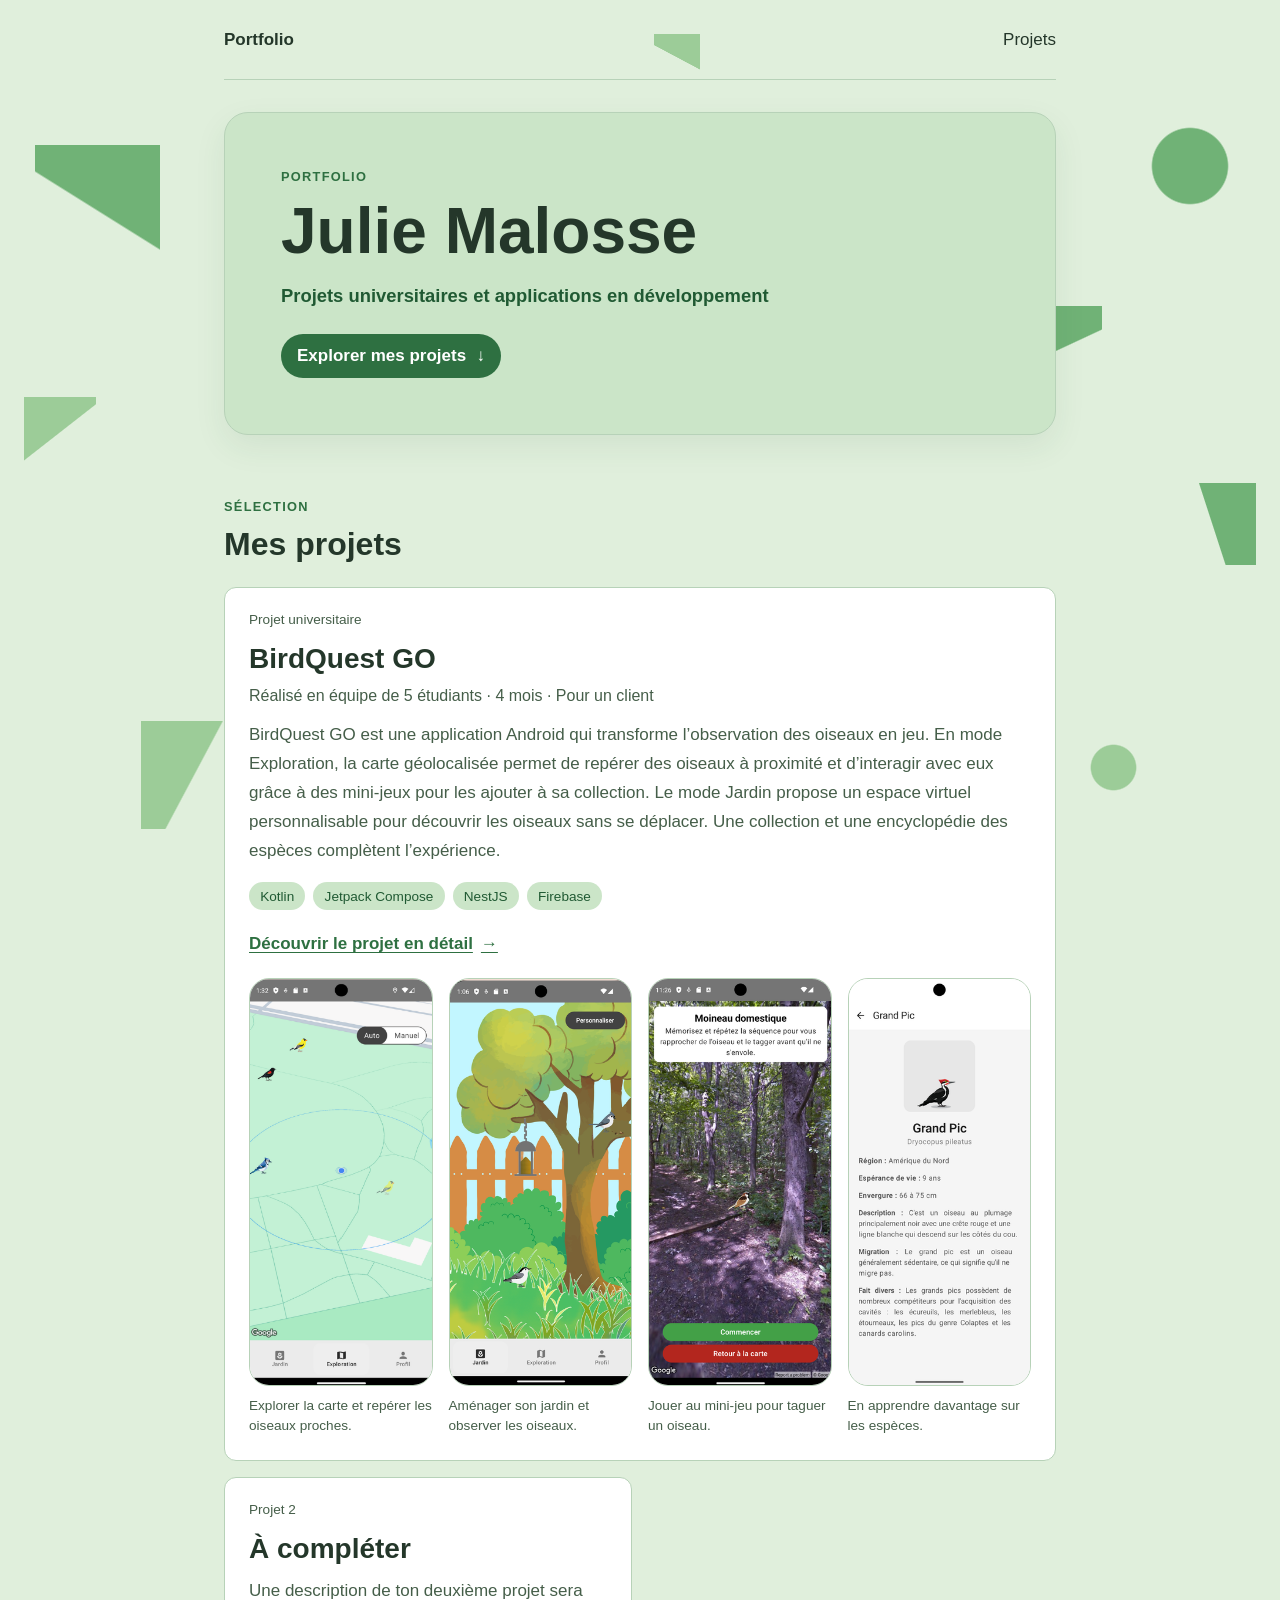
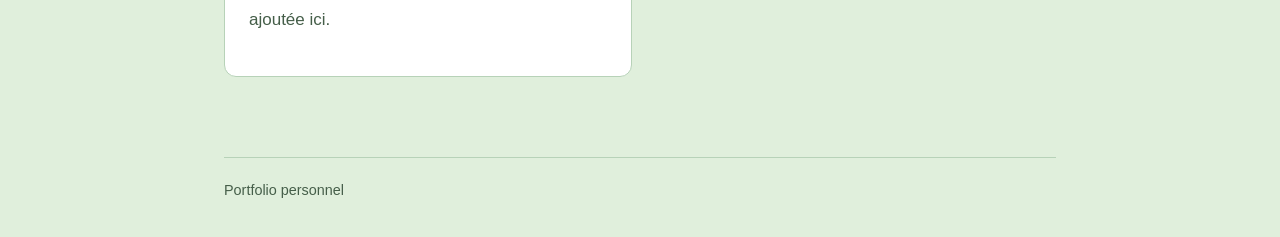
<file: index.html>
<!doctype html>
<html lang="fr">
  <head>
    <meta charset="utf-8">
    <meta name="viewport" content="width=device-width, initial-scale=1">
    <meta name="description" content="Portfolio de Julie Malosse : projets universitaires et applications en cours de développement.">
    <title>Portfolio | Julie Malosse</title>
    <link rel="stylesheet" href="styles.css">
  </head>
  <body>
    <header class="site-header">
      <a class="site-name" href="#accueil">Portfolio</a>
      <nav aria-label="Navigation principale">
        <a href="#projets">Projets</a>
      </nav>
    </header>

    <main>
      <section class="intro" id="accueil" aria-labelledby="intro-title">
        <p class="eyebrow">Portfolio</p>
        <h1 id="intro-title">Julie Malosse</h1>
        <p class="intro-focus">Projets universitaires et applications en développement</p>
        <a class="intro-link" href="#projets">Explorer mes projets <span aria-hidden="true">↓</span></a>
      </section>

      <section class="projects" id="projets" aria-labelledby="projects-title">
        <p class="eyebrow">Sélection</p>
        <h2 id="projects-title">Mes projets</h2>
        <div class="project-list">
          <article class="project-card project-card--featured" aria-labelledby="birdquest-title">
            <p class="project-status">Projet universitaire</p>
            <h3 id="birdquest-title">BirdQuest GO</h3>
            <p class="project-meta">Réalisé en équipe de 5 étudiants · 4 mois · Pour un client</p>
            <p class="project-description">
              BirdQuest GO est une application Android qui transforme l’observation des oiseaux en jeu.
              En mode Exploration, la carte géolocalisée permet de repérer des oiseaux à proximité et
              d’interagir avec eux grâce à des mini-jeux pour les ajouter à sa collection. Le mode Jardin
              propose un espace virtuel personnalisable pour découvrir les oiseaux sans se déplacer.
              Une collection et une encyclopédie des espèces complètent l’expérience.
            </p>
            <ul class="project-tech" aria-label="Technologies utilisées">
              <li>Kotlin</li>
              <li>Jetpack Compose</li>
              <li>NestJS</li>
              <li>Firebase</li>
            </ul>
            <a class="project-link" href="projets/birdquest-go.html">Découvrir le projet en détail <span aria-hidden="true">→</span></a>
            <div class="project-gallery" aria-label="Captures d’écran de BirdQuest GO">
              <figure>
                <img src="images/BirdQuestGO/Map.png" alt="Carte de BirdQuest GO avec la position du joueur et des oiseaux à proximité" loading="lazy">
                <figcaption>Explorer la carte et repérer les oiseaux proches.</figcaption>
              </figure>
              <figure>
                <img src="images/BirdQuestGO/Jardin.png" alt="Jardin virtuel personnalisable où des oiseaux peuvent se poser" loading="lazy">
                <figcaption>Aménager son jardin et observer les oiseaux.</figcaption>
              </figure>
              <figure>
                <video autoplay muted loop playsinline preload="metadata" poster="images/BirdQuestGO/Start_minigame.png" aria-label="Vidéo du mini-jeu pour taguer un oiseau dans BirdQuest GO">
                  <source src="images/BirdQuestGO/Capture.mp4" type="video/mp4">
                  Votre navigateur ne prend pas en charge la lecture de cette vidéo.
                </video>
                <figcaption>Jouer au mini-jeu pour taguer un oiseau.</figcaption>
              </figure>
              <figure>
                <img src="images/BirdQuestGO/Page_espece.png" alt="Fiche encyclopédique du Grand Pic avec des informations sur l’espèce" loading="lazy">
                <figcaption>En apprendre davantage sur les espèces.</figcaption>
              </figure>
            </div>
          </article>
          <article class="project-card">
            <p class="project-status">Projet 2</p>
            <h3>À compléter</h3>
            <p>Une description de ton deuxième projet sera ajoutée ici.</p>
          </article>
        </div>
      </section>
    </main>

    <footer class="site-footer">
      <p>Portfolio personnel</p>
    </footer>
  </body>
</html>
</file>
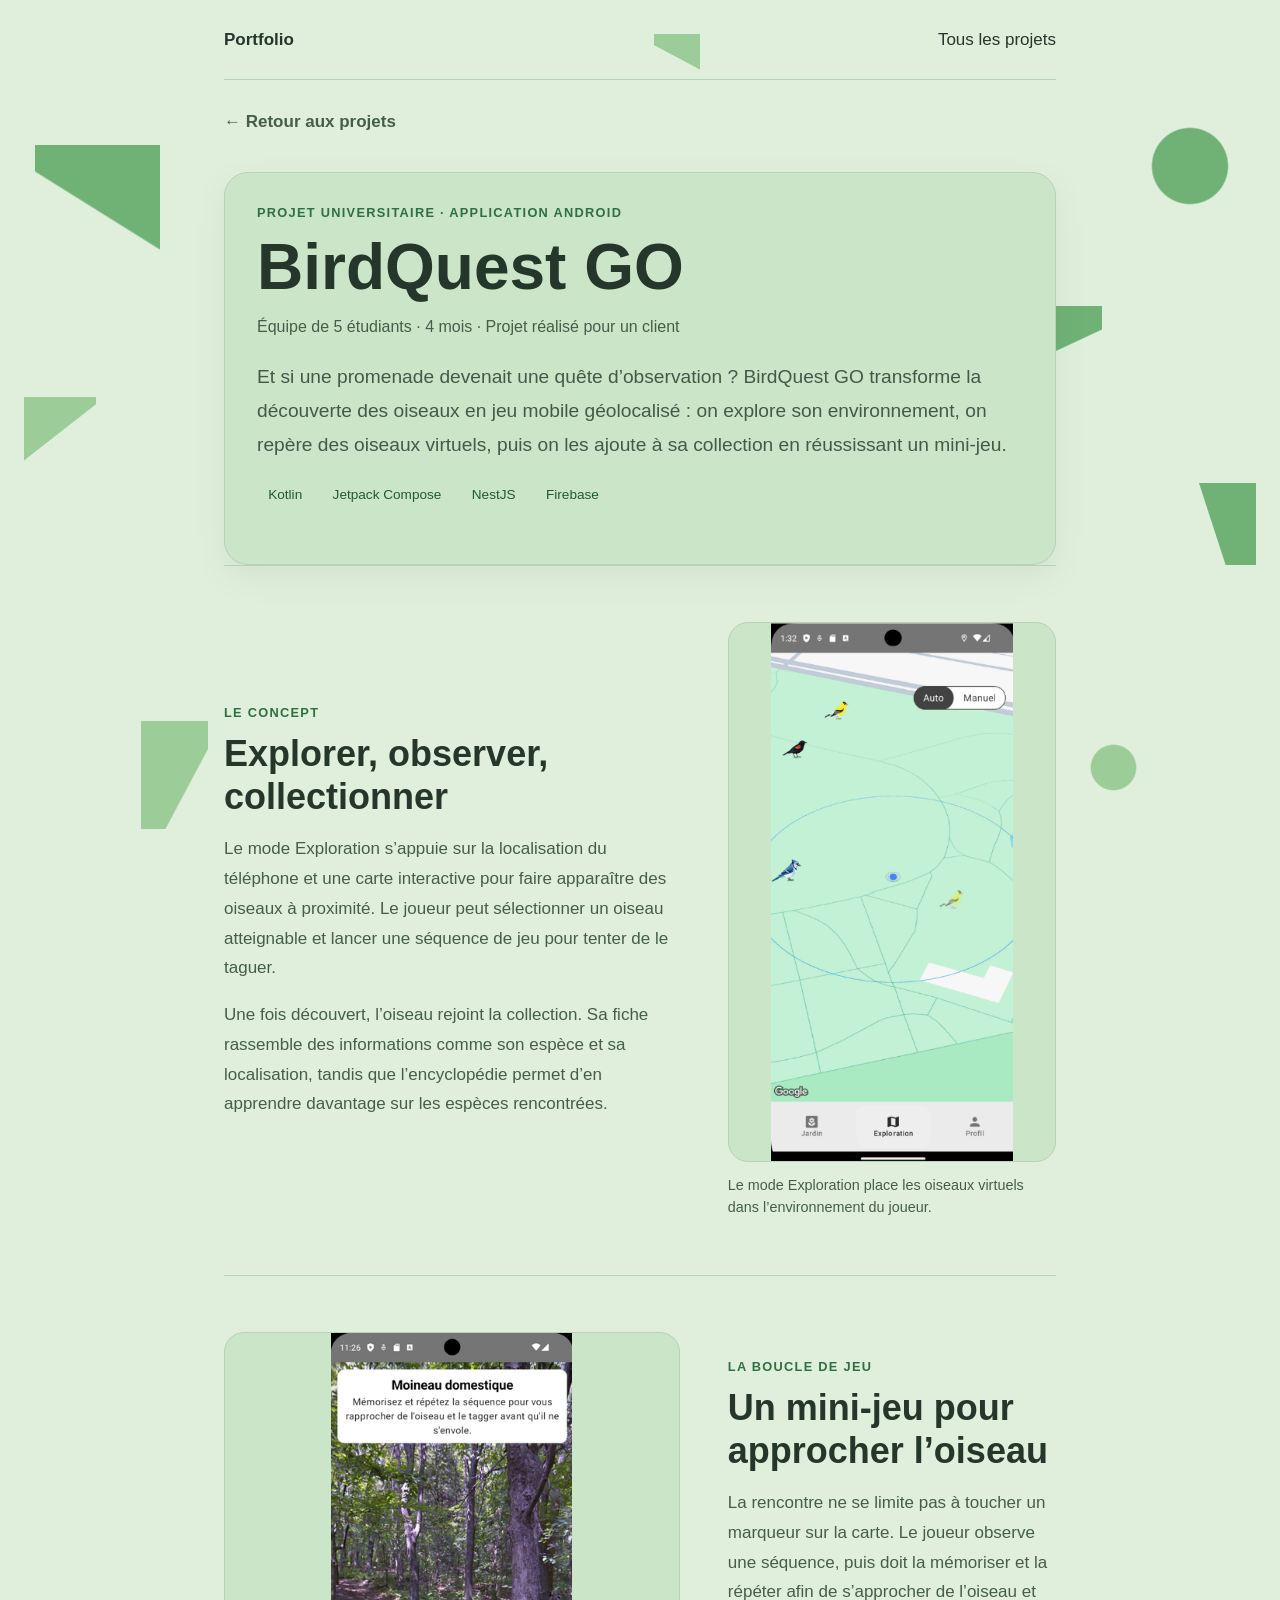
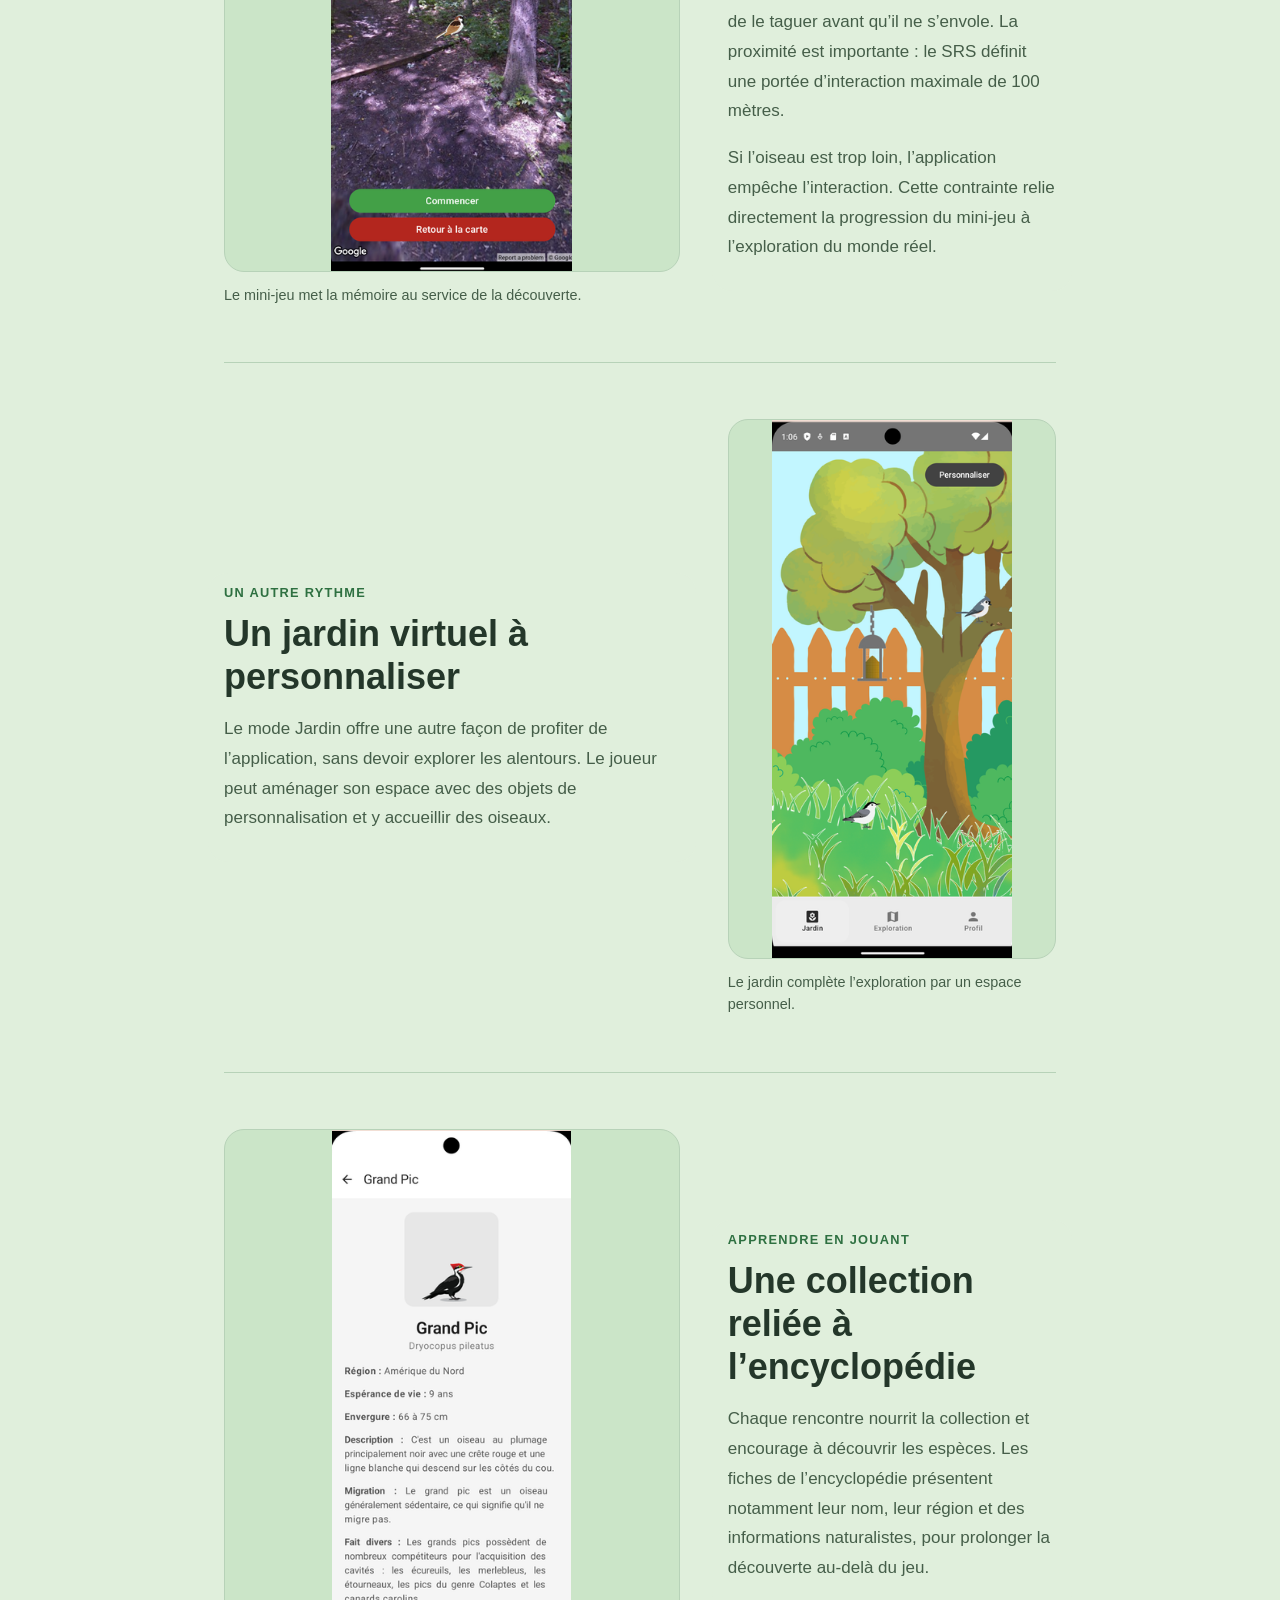
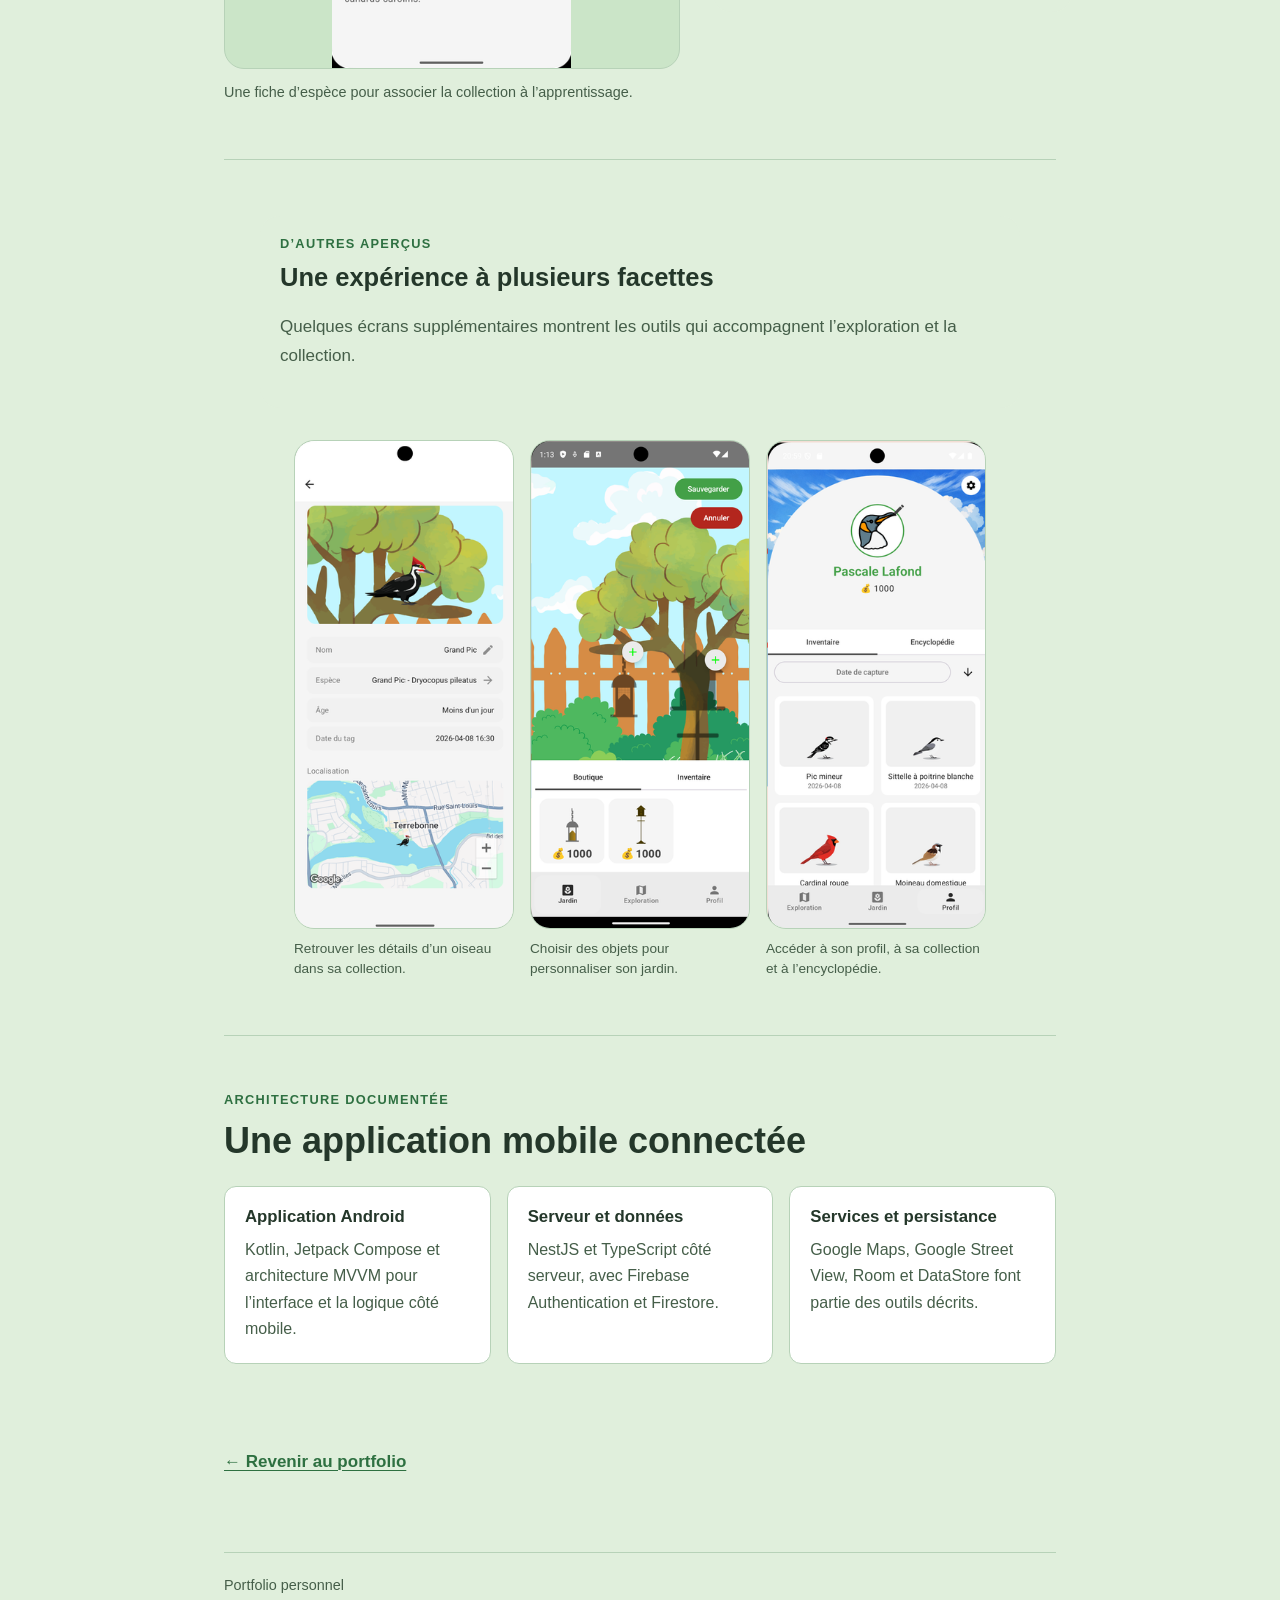
<file: projets/birdquest-go.html>
<!doctype html>
<html lang="fr">
  <head>
    <meta charset="utf-8">
    <meta name="viewport" content="width=device-width, initial-scale=1">
    <meta name="description" content="Présentation détaillée de BirdQuest GO, une application Android de découverte ludique des oiseaux.">
    <title>BirdQuest GO | Portfolio</title>
    <link rel="stylesheet" href="../styles.css">
  </head>
  <body>
    <header class="site-header">
      <a class="site-name" href="../index.html#accueil">Portfolio</a>
      <nav aria-label="Navigation principale">
        <a href="../index.html#projets">Tous les projets</a>
      </nav>
    </header>

    <main class="project-detail">
      <a class="back-link" href="../index.html#projets">← Retour aux projets</a>

      <section class="project-detail-hero" aria-labelledby="project-title">
        <p class="eyebrow">Projet universitaire · Application Android</p>
        <h1 id="project-title">BirdQuest GO</h1>
        <p class="project-meta">Équipe de 5 étudiants · 4 mois · Projet réalisé pour un client</p>
        <p class="project-lead">
          Et si une promenade devenait une quête d’observation ? BirdQuest GO transforme la découverte
          des oiseaux en jeu mobile géolocalisé : on explore son environnement, on repère des oiseaux
          virtuels, puis on les ajoute à sa collection en réussissant un mini-jeu.
        </p>
        <ul class="project-tech" aria-label="Technologies principales">
          <li>Kotlin</li>
          <li>Jetpack Compose</li>
          <li>NestJS</li>
          <li>Firebase</li>
        </ul>
      </section>

      <section class="detail-section" aria-labelledby="concept-title">
        <div class="detail-copy">
          <p class="eyebrow">Le concept</p>
          <h2 id="concept-title">Explorer, observer, collectionner</h2>
          <p>
            Le mode Exploration s’appuie sur la localisation du téléphone et une carte interactive
            pour faire apparaître des oiseaux à proximité. Le joueur peut sélectionner un oiseau
            atteignable et lancer une séquence de jeu pour tenter de le taguer.
          </p>
          <p>
            Une fois découvert, l’oiseau rejoint la collection. Sa fiche rassemble des informations
            comme son espèce et sa localisation, tandis que l’encyclopédie permet d’en apprendre
            davantage sur les espèces rencontrées.
          </p>
        </div>
        <figure class="detail-image">
          <img src="../images/BirdQuestGO/Map.png" alt="Carte de BirdQuest GO montrant la position du joueur, plusieurs oiseaux et le rayon d’exploration" loading="lazy">
          <figcaption>Le mode Exploration place les oiseaux virtuels dans l’environnement du joueur.</figcaption>
        </figure>
      </section>

      <section class="detail-section detail-section--reverse" aria-labelledby="gameplay-title">
        <div class="detail-copy">
          <p class="eyebrow">La boucle de jeu</p>
          <h2 id="gameplay-title">Un mini-jeu pour approcher l’oiseau</h2>
          <p>
            La rencontre ne se limite pas à toucher un marqueur sur la carte. Le joueur observe une
            séquence, puis doit la mémoriser et la répéter afin de s’approcher de l’oiseau et de le
            taguer avant qu’il ne s’envole. La proximité est importante : le SRS définit une portée
            d’interaction maximale de 100 mètres.
          </p>
          <p>
            Si l’oiseau est trop loin, l’application empêche l’interaction. Cette contrainte relie
            directement la progression du mini-jeu à l’exploration du monde réel.
          </p>
        </div>
        <figure class="detail-image">
          <video autoplay muted loop playsinline preload="metadata" poster="../images/BirdQuestGO/Start_minigame.png" aria-label="Vidéo du mini-jeu de BirdQuest GO utilisé pour taguer un oiseau">
            <source src="../images/BirdQuestGO/Capture.mp4" type="video/mp4">
            Votre navigateur ne prend pas en charge la lecture de cette vidéo.
          </video>
          <figcaption>Le mini-jeu met la mémoire au service de la découverte.</figcaption>
        </figure>
      </section>

      <section class="detail-section" aria-labelledby="garden-title">
        <div class="detail-copy">
          <p class="eyebrow">Un autre rythme</p>
          <h2 id="garden-title">Un jardin virtuel à personnaliser</h2>
          <p>
            Le mode Jardin offre une autre façon de profiter de l’application, sans devoir explorer
            les alentours. Le joueur peut aménager son espace avec des objets de personnalisation
            et y accueillir des oiseaux.
          </p>
        </div>
        <figure class="detail-image">
          <img src="../images/BirdQuestGO/Jardin.png" alt="Jardin virtuel de BirdQuest GO avec des oiseaux, un arbre et des éléments décoratifs" loading="lazy">
          <figcaption>Le jardin complète l’exploration par un espace personnel.</figcaption>
        </figure>
      </section>

      <section class="detail-section detail-section--reverse" aria-labelledby="species-title">
        <div class="detail-copy">
          <p class="eyebrow">Apprendre en jouant</p>
          <h2 id="species-title">Une collection reliée à l’encyclopédie</h2>
          <p>
            Chaque rencontre nourrit la collection et encourage à découvrir les espèces. Les fiches
            de l’encyclopédie présentent notamment leur nom, leur région et des informations
            naturalistes, pour prolonger la découverte au-delà du jeu.
          </p>
        </div>
        <figure class="detail-image">
          <img src="../images/BirdQuestGO/Page_espece.png" alt="Fiche encyclopédique du Grand Pic présentant son nom scientifique et des informations sur l’espèce" loading="lazy">
          <figcaption>Une fiche d’espèce pour associer la collection à l’apprentissage.</figcaption>
        </figure>
      </section>

      <section class="detail-section detail-section--gallery" aria-labelledby="more-screens-title">
        <div class="detail-gallery-intro">
          <p class="eyebrow">D’autres aperçus</p>
          <h2 id="more-screens-title">Une expérience à plusieurs facettes</h2>
          <p class="stack-intro">
            Quelques écrans supplémentaires montrent les outils qui accompagnent l’exploration et la collection.
          </p>
        </div>
        <div class="project-gallery project-gallery--centered">
          <figure>
            <img src="../images/BirdQuestGO/Page_oiseau.png" alt="Fiche d’un oiseau collecté avec son espèce, sa date de capture et sa localisation" loading="lazy">
            <figcaption>Retrouver les détails d’un oiseau dans sa collection.</figcaption>
          </figure>
          <figure>
            <img src="../images/BirdQuestGO/Jardin_shop.png" alt="Boutique du jardin pour choisir des éléments de personnalisation" loading="lazy">
            <figcaption>Choisir des objets pour personnaliser son jardin.</figcaption>
          </figure>
          <figure>
            <img src="../images/BirdQuestGO/Profil.png" alt="Profil BirdQuest GO présentant l’avatar, la collection d’oiseaux et l’encyclopédie" loading="lazy">
            <figcaption>Accéder à son profil, à sa collection et à l’encyclopédie.</figcaption>
          </figure>
        </div>
      </section>

      <section class="detail-section detail-section--stack" aria-labelledby="stack-title">
        <p class="eyebrow">Architecture documentée</p>
        <h2 id="stack-title">Une application mobile connectée</h2>
        <div class="stack-grid">
          <article class="stack-card">
            <h3>Application Android</h3>
            <p>Kotlin, Jetpack Compose et architecture MVVM pour l’interface et la logique côté mobile.</p>
          </article>
          <article class="stack-card">
            <h3>Serveur et données</h3>
            <p>NestJS et TypeScript côté serveur, avec Firebase Authentication et Firestore.</p>
          </article>
          <article class="stack-card">
            <h3>Services et persistance</h3>
            <p>Google Maps, Google Street View, Room et DataStore font partie des outils décrits.</p>
          </article>
        </div>
      </section>

      <a class="project-link project-link--back" href="../index.html#projets">← Revenir au portfolio</a>
    </main>

    <footer class="site-footer">
      <p>Portfolio personnel</p>
    </footer>
  </body>
</html>
</file>
<file: styles.css>
:root {
  --color-ink: #24372a;
  --color-muted: #455e49;
  --color-border: #b7d2b8;
  --color-page: #e0efdc;
  --color-shape: #9ccc98;
  --color-shape-strong: #70b276;
  --color-surface: #ffffff;
  --color-surface-soft: #cbe5c8;
  --color-accent: #2e7041;
  --color-accent-strong: #205a33;
  color-scheme: light;
  font-family: Arial, sans-serif;
  color: var(--color-ink);
  background-color: var(--color-page);
  background-image:
    linear-gradient(32deg, transparent 48%, var(--color-shape-strong) 49% 100%),
    radial-gradient(circle, var(--color-shape-strong) 0 48%, transparent 50%),
    linear-gradient(142deg, var(--color-shape) 0 49%, transparent 50%),
    linear-gradient(72deg, transparent 47%, var(--color-shape-strong) 48% 100%),
    linear-gradient(118deg, var(--color-shape) 0 49%, transparent 50%),
    radial-gradient(circle, var(--color-shape) 0 48%, transparent 51%),
    linear-gradient(28deg, transparent 49%, var(--color-shape) 50% 100%),
    linear-gradient(155deg, var(--color-shape-strong) 0 48%, transparent 49%),
    linear-gradient(62deg, transparent 49%, var(--color-shape) 50% 100%);
  background-position: 3% 145px, 97% 14%, 2% 48%, 98% 59%, 12% 91%, 89% 88%, 53% 4%, 85% 38%, 48% 97%;
  background-repeat: no-repeat;
  background-size: 125px 125px, 110px 110px, 72px 72px, 82px 82px, 108px 108px, 65px 65px, 46px 46px, 96px 96px, 54px 54px;
  background-attachment: fixed;
  font-synthesis: none;
  text-rendering: optimizeLegibility;
  -webkit-font-smoothing: antialiased;
  -moz-osx-font-smoothing: grayscale;
}

* {
  box-sizing: border-box;
}

body {
  min-width: 320px;
  max-width: 960px;
  margin: 0 auto;
  padding: 0 clamp(1.5rem, 6vw, 4rem);
  font-size: 1.0625rem;
}

a {
  color: inherit;
}

.site-header {
  display: flex;
  align-items: center;
  justify-content: space-between;
  min-height: 5rem;
  border-bottom: 1px solid var(--color-border);
}

.site-name {
  font-weight: 700;
  text-decoration: none;
}

.site-header nav a {
  text-decoration: none;
}

.intro {
  margin: 2rem 0 3rem;
  padding: clamp(2rem, 6vw, 3.5rem);
  border: 1px solid var(--color-border);
  border-radius: 1.5rem;
  background: var(--color-surface-soft);
  box-shadow: 0 12px 32px rgb(35 93 54 / 8%);
}

.intro-focus {
  margin-bottom: 0.75rem;
  color: var(--color-accent-strong);
  font-size: 1.15rem;
  font-weight: 700;
  line-height: 1.5;
}

.intro-link {
  display: inline-flex;
  align-items: center;
  gap: 0.65rem;
  margin-top: 0.75rem;
  padding: 0.75rem 1rem;
  border-radius: 999px;
  background: var(--color-accent);
  color: #fff;
  font-weight: 700;
  text-decoration: none;
  transition: background-color 150ms ease, transform 150ms ease;
}

.intro-link:hover {
  transform: translateY(-2px);
  background: var(--color-accent-strong);
}

.intro-link:focus-visible {
  outline: 3px solid var(--color-shape-strong);
  outline-offset: 3px;
}

.eyebrow {
  margin: 0 0 0.75rem;
  color: var(--color-accent);
  font-size: 0.8rem;
  font-weight: 700;
  letter-spacing: 0.1em;
  text-transform: uppercase;
}

h1,
h2,
h3,
p {
  margin-top: 0;
}

h1 {
  margin-bottom: 1rem;
  font-size: clamp(2.25rem, 7vw, 4rem);
  line-height: 1.1;
}

.intro > p:last-child,
.project-card p:last-child {
  color: var(--color-muted);
  line-height: 1.7;
}

.projects {
  padding: 1rem 0 5rem;
}

.projects h2 {
  margin-bottom: 1.5rem;
  font-size: 2rem;
}

.project-list {
  display: grid;
  grid-template-columns: repeat(2, minmax(0, 1fr));
  gap: 1rem;
}

.project-card {
  min-height: 180px;
  padding: 1.5rem;
  border: 1px solid var(--color-border);
  border-radius: 0.75rem;
  background: var(--color-surface);
}

.project-card--featured {
  grid-column: 1 / -1;
}

.project-status {
  margin-bottom: 1rem;
  color: var(--color-muted);
  font-size: 0.85rem;
}

.project-card h3 {
  margin-bottom: 0.75rem;
  font-size: 1.75rem;
}

.project-link {
  display: inline-flex;
  align-items: center;
  gap: 0.5rem;
  margin-bottom: 1.5rem;
  color: var(--color-accent);
  font-weight: 700;
  text-decoration-thickness: 1px;
  text-underline-offset: 0.2em;
}

.project-link:hover {
  color: var(--color-accent-strong);
}

.project-meta {
  margin-bottom: 1rem;
  color: var(--color-muted);
  font-size: 1rem;
}

.project-description {
  color: var(--color-muted);
  line-height: 1.7;
}

.project-tech {
  display: flex;
  flex-wrap: wrap;
  gap: 0.5rem;
  margin: 0 0 1.5rem;
  padding: 0;
  list-style: none;
}

.project-tech li {
  padding: 0.4rem 0.7rem;
  border-radius: 999px;
  background: var(--color-surface-soft);
  color: var(--color-accent-strong);
  font-size: 0.85rem;
}

.project-gallery {
  display: grid;
  grid-template-columns: repeat(4, minmax(0, 1fr));
  gap: 1rem;
}

.project-gallery figure {
  min-width: 0;
  margin: 0;
}

.project-gallery--centered {
  grid-template-columns: repeat(3, minmax(0, 220px));
  justify-content: center;
}

.project-gallery img {
  display: block;
  width: 100%;
  aspect-ratio: 9 / 20;
  border: 1px solid var(--color-border);
  border-radius: 1.25rem;
  background: var(--color-surface-soft);
  object-fit: cover;
}

.project-gallery video {
  display: block;
  width: 100%;
  aspect-ratio: 9 / 20;
  border: 1px solid var(--color-border);
  border-radius: 1.25rem;
  background: var(--color-ink);
  object-fit: cover;
}

.project-gallery figcaption {
  padding-top: 0.6rem;
  color: var(--color-muted);
  font-size: 0.85rem;
  line-height: 1.5;
}

.project-detail {
  padding: 2rem 0 5rem;
}

.back-link {
  display: inline-block;
  margin-bottom: 2.5rem;
  color: var(--color-muted);
  font-weight: 700;
  text-decoration: none;
}

.back-link:hover {
  color: var(--color-ink);
}

.project-detail-hero {
  padding: 2rem;
  border: 1px solid var(--color-border);
  border-radius: 1.5rem;
  background: var(--color-surface-soft);
  box-shadow: 0 12px 32px rgb(35 93 54 / 8%);
}

.project-detail-hero h1 {
  margin-bottom: 1rem;
}

.project-detail-hero .project-meta {
  margin-bottom: 1.5rem;
}

.project-lead {
  color: #43594a;
  font-size: 1.2rem;
  line-height: 1.75;
}

.detail-section {
  display: grid;
  grid-template-columns: minmax(0, 1fr) minmax(220px, 0.72fr);
  align-items: center;
  gap: 3rem;
  padding: 3.5rem 0;
  border-top: 1px solid var(--color-border);
}

.detail-section--reverse .detail-copy {
  order: 2;
}

.detail-section--reverse .detail-image {
  order: 1;
}

.detail-copy h2,
.detail-section--stack h2 {
  margin-bottom: 1rem;
  font-size: clamp(1.65rem, 4vw, 2.25rem);
  line-height: 1.2;
}

.detail-copy {
  position: relative;
  isolation: isolate;
}

.detail-copy::before {
  position: absolute;
  z-index: -1;
  inset: -0.75rem -1rem;
  border-radius: 1.25rem;
  background: var(--color-page);
  content: "";
}

.detail-copy p:not(.eyebrow) {
  color: var(--color-muted);
  line-height: 1.75;
}

.detail-image {
  margin: 0;
}

.detail-image img {
  display: block;
  width: 100%;
  max-height: 540px;
  aspect-ratio: 9 / 20;
  border: 1px solid var(--color-border);
  border-radius: 1.25rem;
  background: var(--color-surface-soft);
  object-fit: contain;
}

.detail-image video {
  display: block;
  width: 100%;
  max-height: 540px;
  aspect-ratio: 9 / 20;
  border: 1px solid var(--color-border);
  border-radius: 1.25rem;
  background: var(--color-surface-soft);
  object-fit: contain;
}

.detail-image figcaption {
  padding-top: 0.75rem;
  color: var(--color-muted);
  font-size: 0.9rem;
  line-height: 1.55;
}

.detail-section--stack {
  display: block;
}

.detail-section--gallery {
  display: block;
}

.detail-gallery-intro {
  max-width: 760px;
  margin: 0 auto 2rem;
  padding: 1.25rem;
  border-radius: 1.25rem;
  background: var(--color-page);
}

.stack-intro {
  color: var(--color-muted);
  line-height: 1.7;
}

.stack-grid {
  display: grid;
  grid-template-columns: repeat(3, minmax(0, 1fr));
  gap: 1rem;
  margin-top: 1.5rem;
}

.stack-card {
  padding: 1.25rem;
  border: 1px solid var(--color-border);
  border-radius: 0.75rem;
  background: var(--color-surface);
}

.stack-card h3 {
  margin-bottom: 0.6rem;
  font-size: 1.05rem;
}

.stack-card p {
  margin-bottom: 0;
  color: var(--color-muted);
  font-size: 1rem;
  line-height: 1.65;
}

.project-link--back {
  margin: 2rem 0 0;
}

.site-footer {
  padding: 1.5rem 0;
  border-top: 1px solid var(--color-border);
  color: var(--color-muted);
  font-size: 0.9rem;
}

@media (max-width: 760px) {
  .project-gallery {
    grid-template-columns: repeat(2, minmax(0, 1fr));
  }

  .project-gallery img,
  .project-gallery video {
    aspect-ratio: 9 / 20;
  }

  .project-gallery--centered {
    grid-template-columns: repeat(2, minmax(0, 220px));
    justify-content: center;
  }

  .project-gallery--centered figure:last-child {
    grid-column: 1 / -1;
    justify-self: center;
    width: 100%;
    max-width: 220px;
  }

  .detail-section {
    grid-template-columns: minmax(0, 1fr) minmax(180px, 0.75fr);
    gap: 1.5rem;
  }

  .stack-grid {
    grid-template-columns: 1fr;
  }
}

@media (max-width: 600px) {
  body {
    padding: 0 1rem;
  }

  .intro {
    margin: 1rem 0 3rem;
    padding: 2.5rem 1.25rem;
  }

  .project-list {
    grid-template-columns: 1fr;
  }

  .detail-section {
    grid-template-columns: 1fr;
    gap: 1.5rem;
    padding: 2.5rem 0;
  }

  .detail-section--reverse .detail-copy,
  .detail-section--reverse .detail-image {
    order: initial;
  }

  .detail-image {
    max-width: 360px;
    margin: 0 auto;
  }

  .project-detail-hero {
    padding: 1.5rem 1.25rem;
  }
}
</file>
